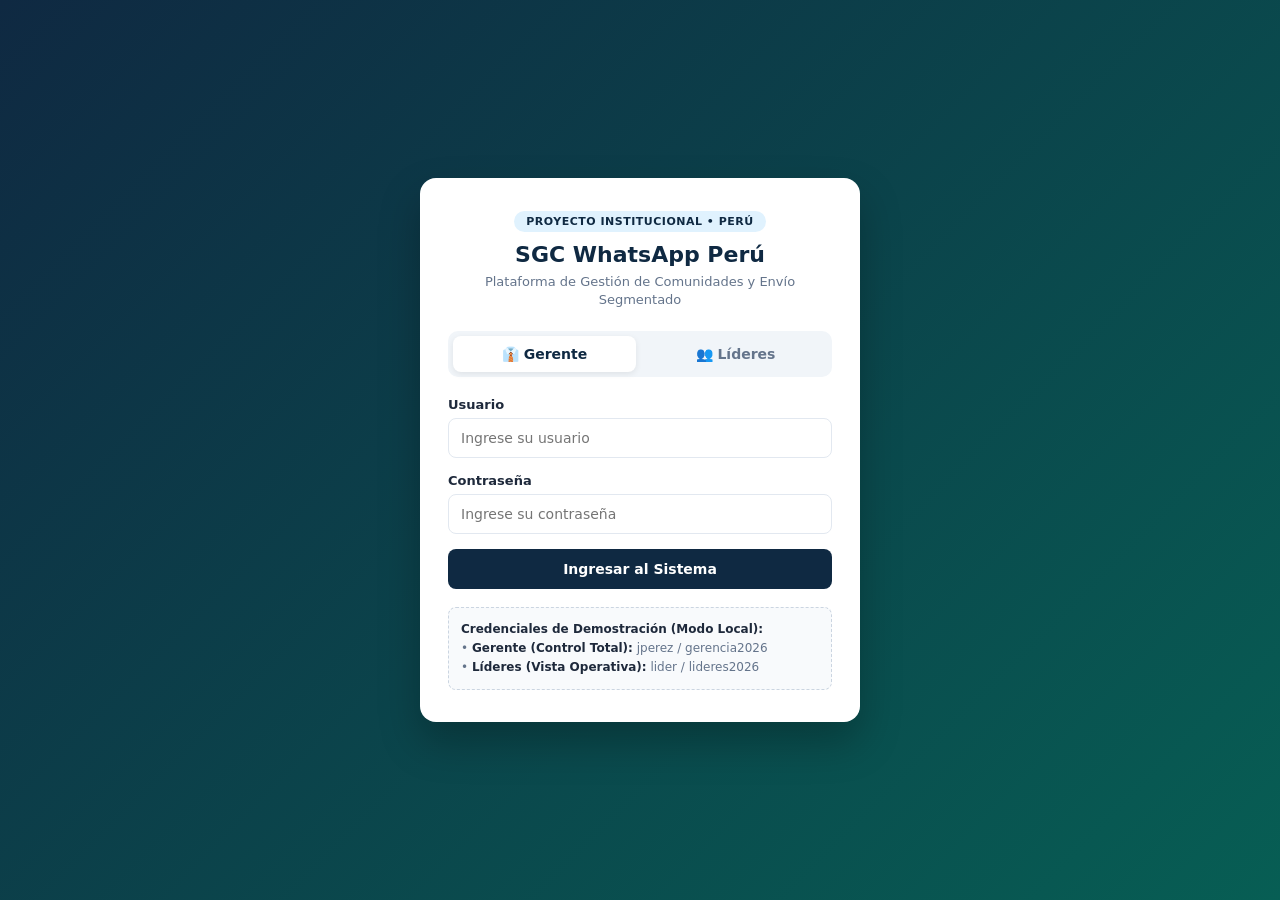
<file: public/assets/aistudio/ai_studio_code_1__1ccd5f5c.html>
<!DOCTYPE html>
<html lang="es">
<head>
  <meta charset="UTF-8" />
  <meta name="viewport" content="width=device-width, initial-scale=1.0" />
  <title>SGC-Perú | Sistema de Gestión de Comunidad WhatsApp</title>
  <style>
    :root {
      --primary: #0f2942;
      --primary-light: #1e4976;
      --wa-green: #075e54;
      --wa-accent: #128c7e;
      --wa-bright: #25d366;
      --bg: #f1f5f9;
      --surface: #ffffff;
      --text: #1e293b;
      --muted: #64748b;
      --border: #e2e8f0;
      --danger: #dc2626;
      --warning: #d97706;
    }

    * {
      box-sizing: border-box;
      margin: 0;
      padding: 0;
      font-family: 'Segoe UI', system-ui, -apple-system, sans-serif;
    }

    html, body {
      background: var(--bg);
      color: var(--text);
      min-height: 100vh;
      overflow-x: hidden;
    }

    /* =========================================
       LOGIN SCREEN (RESPONSIVE)
       ========================================= */
    .login-wrapper {
      min-height: 100vh;
      display: flex;
      align-items: center;
      justify-content: center;
      background: linear-gradient(135deg, var(--primary) 0%, var(--wa-green) 100%);
      padding: 16px;
    }
    .login-card {
      background: var(--surface);
      width: 100%;
      max-width: 440px;
      border-radius: 16px;
      padding: 32px 28px;
      box-shadow: 0 20px 40px rgba(0,0,0,0.25);
    }
    .login-header { text-align: center; margin-bottom: 22px; }
    .login-badge {
      display: inline-block;
      background: #e0f2fe;
      color: var(--primary);
      font-size: 11px;
      font-weight: 700;
      padding: 4px 12px;
      border-radius: 999px;
      margin-bottom: 10px;
      text-transform: uppercase;
      letter-spacing: 0.5px;
    }
    .login-header h1 { font-size: 22px; color: var(--primary); margin-bottom: 6px; }
    .login-header p { font-size: 13px; color: var(--muted); line-height: 1.4; }

    .role-tabs {
      display: grid;
      grid-template-columns: 1fr 1fr;
      gap: 8px;
      margin-bottom: 20px;
      background: var(--bg);
      padding: 5px;
      border-radius: 10px;
    }
    .role-tab {
      border: none;
      background: transparent;
      padding: 10px;
      border-radius: 8px;
      font-weight: 600;
      font-size: 14px;
      color: var(--muted);
      cursor: pointer;
      transition: all 0.2s;
    }
    .role-tab.active {
      background: var(--surface);
      color: var(--primary);
      box-shadow: 0 2px 6px rgba(0,0,0,0.08);
    }

    .form-group { margin-bottom: 15px; }
    .form-group label { display: block; font-size: 13px; font-weight: 600; margin-bottom: 6px; color: var(--text); }
    .form-control {
      width: 100%;
      padding: 11px 12px;
      border: 1px solid var(--border);
      border-radius: 8px;
      font-size: 14px;
      outline: none;
      background: white;
      transition: border 0.2s;
    }
    .form-control:focus { border-color: var(--wa-accent); }

    .btn {
      display: inline-flex;
      align-items: center;
      justify-content: center;
      gap: 8px;
      padding: 10px 16px;
      border: none;
      border-radius: 8px;
      font-weight: 600;
      font-size: 14px;
      cursor: pointer;
      transition: all 0.2s;
      min-height: 40px;
    }
    .btn-primary { background: var(--primary); color: white; width: 100%; padding: 12px; }
    .btn-primary:hover { background: var(--primary-light); }
    .btn-wa { background: var(--wa-accent); color: white; }
    .btn-wa:hover { background: var(--wa-green); }
    .btn-outline { background: transparent; border: 1px solid var(--border); color: var(--text); }
    .btn-outline:hover { background: var(--bg); }
    .btn-sm { padding: 6px 12px; font-size: 12px; min-height: 34px; }

    .demo-creds {
      margin-top: 18px;
      padding: 12px;
      background: #f8fafc;
      border: 1px dashed #cbd5e1;
      border-radius: 8px;
      font-size: 12px;
      color: var(--muted);
      line-height: 1.6;
    }
    .demo-creds strong { color: var(--text); }
    .error-msg {
      background: #fee2e2;
      color: var(--danger);
      padding: 10px;
      border-radius: 8px;
      font-size: 13px;
      margin-bottom: 14px;
      display: none;
    }

    /* =========================================
       APP LAYOUT (DESKTOP & LAPTOP BASE)
       ========================================= */
    .app-container { display: none; min-height: 100vh; }

    /* Barra superior solo visible en Tablet y Celular */
    .mobile-header {
      display: none;
      position: sticky;
      top: 0;
      z-index: 90;
      background: var(--primary);
      color: white;
      padding: 12px 16px;
      align-items: center;
      justify-content: space-between;
      box-shadow: 0 2px 8px rgba(0,0,0,0.15);
    }
    .mobile-header-left {
      display: flex;
      align-items: center;
      gap: 12px;
    }
    .menu-toggle {
      background: rgba(255,255,255,0.12);
      border: none;
      color: white;
      width: 38px;
      height: 38px;
      border-radius: 8px;
      font-size: 20px;
      cursor: pointer;
      display: flex;
      align-items: center;
      justify-content: center;
    }

    .sidebar-overlay {
      display: none;
      position: fixed;
      inset: 0;
      background: rgba(15, 23, 42, 0.55);
      z-index: 95;
    }
    .sidebar-overlay.active { display: block; }

    .sidebar {
      width: 260px;
      background: var(--primary);
      color: white;
      position: fixed;
      top: 0; left: 0; bottom: 0;
      display: flex;
      flex-direction: column;
      z-index: 100;
      transition: transform 0.25s ease;
    }
    .sidebar-brand {
      padding: 20px;
      border-bottom: 1px solid rgba(255,255,255,0.1);
      display: flex;
      justify-content: space-between;
      align-items: center;
    }
    .sidebar-brand h2 { font-size: 18px; display: flex; align-items: center; gap: 8px; }
    .sidebar-brand span { font-size: 11px; color: #94a3b8; display: block; margin-top: 4px; }
    .close-sidebar-btn {
      display: none;
      background: transparent;
      border: none;
      color: #cbd5e1;
      font-size: 22px;
      cursor: pointer;
    }

    .nav-menu { padding: 16px 12px; flex: 1; overflow-y: auto; }
    .nav-item {
      display: flex;
      align-items: center;
      gap: 10px;
      padding: 12px 14px;
      border-radius: 8px;
      color: #cbd5e1;
      cursor: pointer;
      font-size: 14px;
      margin-bottom: 4px;
      transition: all 0.2s;
    }
    .nav-item:hover { background: rgba(255,255,255,0.08); color: white; }
    .nav-item.active { background: var(--wa-accent); color: white; font-weight: 600; }

    .sidebar-footer {
      padding: 16px;
      border-top: 1px solid rgba(255,255,255,0.1);
      font-size: 12px;
    }
    .user-pill {
      display: flex;
      align-items: center;
      justify-content: space-between;
      margin-bottom: 8px;
    }
    .role-badge {
      background: var(--wa-bright);
      color: #064e3b;
      padding: 2px 8px;
      border-radius: 999px;
      font-size: 11px;
      font-weight: 700;
    }
    .role-badge.lider {
      background: #fde68a;
      color: #78350f;
    }

    .main-content {
      margin-left: 260px;
      padding: 28px 34px;
      max-width: 1440px;
    }
    .topbar {
      display: flex;
      justify-content: space-between;
      align-items: center;
      margin-bottom: 24px;
      flex-wrap: wrap;
      gap: 12px;
    }
    .topbar h1 { font-size: 24px; color: var(--primary); }
    .topbar p { font-size: 13px; color: var(--muted); margin-top: 2px; }

    /* CARDS & GRIDS */
    .kpi-grid {
      display: grid;
      grid-template-columns: repeat(4, 1fr);
      gap: 16px;
      margin-bottom: 24px;
    }
    .kpi-card {
      background: var(--surface);
      padding: 18px;
      border-radius: 12px;
      border: 1px solid var(--border);
      box-shadow: 0 1px 3px rgba(0,0,0,0.04);
    }
    .kpi-label { font-size: 11px; color: var(--muted); font-weight: 700; text-transform: uppercase; letter-spacing: 0.4px; }
    .kpi-value { font-size: 26px; font-weight: 700; color: var(--primary); margin: 6px 0; }
    .kpi-sub { font-size: 12px; color: var(--wa-accent); font-weight: 500; }

    .card {
      background: var(--surface);
      border-radius: 12px;
      border: 1px solid var(--border);
      padding: 20px;
      margin-bottom: 20px;
      box-shadow: 0 1px 3px rgba(0,0,0,0.04);
    }
    .card-header {
      display: flex;
      justify-content: space-between;
      align-items: center;
      margin-bottom: 16px;
      padding-bottom: 12px;
      border-bottom: 1px solid var(--border);
      flex-wrap: wrap;
      gap: 10px;
    }
    .card-title { font-size: 16px; font-weight: 700; color: var(--primary); }

    .grid-2 { display: grid; grid-template-columns: 1fr 1fr; gap: 20px; }

    /* TABLES */
    .table-wrap {
      width: 100%;
      overflow-x: auto;
      -webkit-overflow-scrolling: touch;
    }
    table { width: 100%; border-collapse: collapse; font-size: 13px; min-width: 640px; }
    th, td { text-align: left; padding: 12px; border-bottom: 1px solid var(--border); }
    th { background: #f8fafc; color: var(--muted); font-weight: 600; text-transform: uppercase; font-size: 11px; }
    tr:hover { background: #f8fafc; }

    .tag {
      display: inline-block;
      padding: 3px 8px;
      border-radius: 6px;
      font-size: 11px;
      font-weight: 600;
      white-space: nowrap;
    }
    .tag-blue { background: #dbeafe; color: #1e40af; }
    .tag-green { background: #dcfce7; color: #166534; }
    .tag-amber { background: #fef3c7; color: #92400e; }
    .tag-purple { background: #f3e8ff; color: #6b21a8; }

    .filters-bar {
      display: grid;
      grid-template-columns: repeat(4, 1fr);
      gap: 10px;
      margin-bottom: 16px;
    }

    .progress-row { margin-bottom: 12px; }
    .progress-label { display: flex; justify-content: space-between; font-size: 13px; margin-bottom: 4px; gap: 8px; flex-wrap: wrap; }
    .progress-track { height: 8px; background: var(--bg); border-radius: 999px; overflow: hidden; }
    .progress-fill { height: 100%; background: var(--wa-accent); border-radius: 999px; }

    .info-box {
      background: #f0fdf4;
      border-left: 4px solid var(--wa-accent);
      padding: 14px;
      border-radius: 6px;
      font-size: 13px;
      margin-bottom: 16px;
      line-height: 1.5;
    }
    .warn-box {
      background: #fffbeb;
      border-left: 4px solid var(--warning);
      padding: 14px;
      border-radius: 6px;
      font-size: 13px;
      margin-bottom: 16px;
      line-height: 1.5;
    }

    .section { display: none; }
    .section.active { display: block; }

    .toast {
      position: fixed;
      bottom: 20px;
      right: 20px;
      left: auto;
      background: var(--primary);
      color: white;
      padding: 12px 20px;
      border-radius: 10px;
      box-shadow: 0 10px 25px rgba(0,0,0,0.2);
      font-size: 14px;
      display: none;
      z-index: 999;
      max-width: 90vw;
    }

    /* =========================================
       BREAKPOINTS RESPONSIVE
       ========================================= */

    /* LAPTOP (992px a 1199px) */
    @media (max-width: 1199px) {
      .sidebar { width: 230px; }
      .main-content { margin-left: 230px; padding: 22px 24px; }
      .kpi-grid { grid-template-columns: repeat(2, 1fr); }
      .filters-bar { grid-template-columns: repeat(2, 1fr); }
    }

    /* TABLET (641px a 991px) */
    @media (max-width: 991px) {
      .mobile-header { display: flex; }
      .close-sidebar-btn { display: block; }
      .sidebar {
        transform: translateX(-100%);
        width: 260px;
      }
      .sidebar.open { transform: translateX(0); }
      .main-content { margin-left: 0; padding: 20px; }
      .grid-2 { grid-template-columns: 1fr; }
      .kpi-grid { grid-template-columns: repeat(2, 1fr); }
    }

    /* CELULAR / MOBILE (<= 640px) */
    @media (max-width: 640px) {
      .login-card { padding: 24px 18px; }
      .main-content { padding: 14px; }
      .topbar h1 { font-size: 20px; }
      .kpi-grid { grid-template-columns: 1fr; gap: 12px; }
      .filters-bar { grid-template-columns: 1fr; }
      .card { padding: 15px; }
      .card-header { flex-direction: column; align-items: flex-start; }
      .card-header > div { width: 100%; display: flex; flex-wrap: wrap; gap: 8px; }
      .toast { left: 16px; right: 16px; bottom: 16px; text-align: center; }
    }
  </style>
</head>
<body>

  <!-- PANTALLA DE LOGIN -->
  <div id="loginScreen" class="login-wrapper">
    <div class="login-card">
      <div class="login-header">
        <span class="login-badge">Proyecto Institucional • Perú</span>
        <h1>SGC WhatsApp Perú</h1>
        <p>Plataforma de Gestión de Comunidades y Envío Segmentado</p>
      </div>

      <div class="role-tabs">
        <button class="role-tab active" id="tabGerente" onclick="selectRole('gerente')">👔 Gerente</button>
        <button class="role-tab" id="tabLider" onclick="selectRole('lider')">👥 Líderes</button>
      </div>

      <div id="loginError" class="error-msg">Usuario o contraseña incorrectos para el perfil seleccionado.</div>

      <form onsubmit="handleLogin(event)">
        <div class="form-group">
          <label for="username">Usuario</label>
          <input type="text" id="username" class="form-control" placeholder="Ingrese su usuario" required />
        </div>
        <div class="form-group">
          <label for="password">Contraseña</label>
          <input type="password" id="password" class="form-control" placeholder="Ingrese su contraseña" required />
        </div>
        <button type="submit" class="btn btn-primary">Ingresar al Sistema</button>
      </form>

      <div class="demo-creds">
        <strong>Credenciales de Demostración (Modo Local):</strong><br/>
        • <strong>Gerente (Control Total):</strong> <code>jperez</code> / <code>gerencia2026</code><br/>
        • <strong>Líderes (Vista Operativa):</strong> <code>lider</code> / <code>lideres2026</code>
      </div>
    </div>
  </div>

  <!-- APLICACIÓN PRINCIPAL -->
  <div id="appContainer" class="app-container">

    <!-- HEADER MÓVIL / TABLET -->
    <header class="mobile-header">
      <div class="mobile-header-left">
        <button class="menu-toggle" onclick="toggleMobileMenu()" aria-label="Abrir menú">☰</button>
        <div>
          <div style="font-weight:700; font-size:15px;">🇵🇪 SGC-Perú</div>
          <div style="font-size:11px; color:#cbd5e1;" id="mobileUserRole">Panel</div>
        </div>
      </div>
      <span id="mobileRoleBadge" class="role-badge">GERENTE</span>
    </header>

    <div id="sidebarOverlay" class="sidebar-overlay" onclick="toggleMobileMenu()"></div>

    <!-- SIDEBAR -->
    <aside class="sidebar" id="sidebar">
      <div class="sidebar-brand">
        <div>
          <h2>🇵🇪 SGC-Perú</h2>
          <span>Comunidad WhatsApp</span>
        </div>
        <button class="close-sidebar-btn" onclick="toggleMobileMenu()">✕</button>
      </div>

      <!-- El menú se renderiza dinámicamente según el rol -->
      <nav class="nav-menu" id="navMenu"></nav>

      <div class="sidebar-footer">
        <div class="user-pill">
          <span id="sidebarUserName" style="font-weight:600;">Juan Pérez</span>
          <span id="sidebarRoleBadge" class="role-badge">GERENTE</span>
        </div>
        <div style="color:#94a3b8; margin-bottom:10px; font-size:11px;" id="sidebarScope">Acceso Nacional</div>
        <button class="btn btn-outline btn-sm" style="width:100%; color:white; border-color:rgba(255,255,255,0.25);" onclick="logout()">Cerrar Sesión</button>
      </div>
    </aside>

    <!-- CONTENIDO PRINCIPAL -->
    <main class="main-content">
      <div class="topbar">
        <div>
          <h1 id="pageTitle">Panel General</h1>
          <p id="pageSubtitle">Cargando información...</p>
        </div>
        <div id="gerenteTopActions">
          <button class="btn btn-outline btn-sm" onclick="resetLocalData()">🔄 Restablecer Demo</button>
        </div>
      </div>

      <!-- SECCIÓN 1: DASHBOARD (ADAPTATIVO POR ROL) -->
      <section id="sec-dashboard" class="section active">
        <div class="kpi-grid" id="kpiGridContainer"></div>

        <!-- Vista Gerente en Dashboard -->
        <div class="grid-2" id="dashboardGerenteView">
          <div class="card">
            <div class="card-header">
              <span class="card-title">Distribución Nacional por Regiones del Perú</span>
              <span class="tag tag-green">Cobertura Nacional</span>
            </div>
            <div id="regionStatsContainer"></div>
          </div>

          <div class="card">
            <div class="card-header">
              <span class="card-title">Control Gerencial y Privacidad</span>
            </div>
            <div class="info-box">
              <strong>Solución al problema de grupos masivos:</strong> En un grupo de WhatsApp de Callao o Lima están todos mezclados. Aquí Gerencia filtra y envía información <strong>solo a la persona idónea</strong> sin exponer los números celulares de los participantes.
            </div>
            <ul style="font-size:13px; line-height:1.8; padding-left:18px; color:var(--text);">
              <li><strong>Escala Nacional:</strong> Preparado para crecer de 12,450 a 90,000 registros.</li>
              <li><strong>Modalidad 2:</strong> Vinculación rápida de grupos creados por profesionales.</li>
              <li><strong>Seguridad de Roles:</strong> Los líderes tienen acceso restringido; solo Gerencia gestiona grupos y auditoría nacional.</li>
            </ul>
          </div>
        </div>

        <!-- Vista Líderes en Dashboard -->
        <div class="card" id="dashboardLiderView" style="display:none;">
          <div class="card-header">
            <span class="card-title">Guía Operativa para Líderes Regionales</span>
            <span class="tag tag-amber">Acceso Operativo</span>
          </div>
          <div class="info-box">
            <strong>Bienvenido, Líder:</strong> Desde este panel puedes consultar el directorio de tu red, registrar nuevos participantes locales y enviar comunicados segmentados a personas idóneas.
          </div>
          <p style="font-size:13px; color:var(--muted); line-height:1.6;">
            🔒 <strong>Política de Privacidad Institucional:</strong> Por seguridad de los 12,450+ usuarios, los números celulares completos están protegidos y enmascarados (ej. <code>945 *** 409</code>). La gestión de grupos de la Comunidad y actas administrativas es exclusiva de Gerencia Central.
          </p>
        </div>
      </section>

      <!-- SECCIÓN 2: DIRECTORIO / PERSONA IDÓNEA -->
      <section id="sec-personas" class="section">
        <div class="card">
          <div class="card-header">
            <span class="card-title">Buscador de Personas Idóneas</span>
            <div style="display:flex; gap:8px; align-items:center; flex-wrap:wrap;">
              <button id="btnTogglePrivacy" class="btn btn-outline btn-sm" onclick="togglePhoneMask()">👁️ Mostrar Números (Solo Gerencia)</button>
              <button class="btn btn-wa btn-sm" onclick="openAddContactModal()">+ Nuevo Contacto</button>
            </div>
          </div>

          <div class="filters-bar">
            <input type="text" id="filterSearch" class="form-control" placeholder="Buscar por nombre o distrito..." oninput="renderUsersTable()" />
            <select id="filterDept" class="form-control" onchange="renderUsersTable()">
              <option value="">Todos los Departamentos</option>
            </select>
            <select id="filterProfile" class="form-control" onchange="renderUsersTable()">
              <option value="">Todos los Perfiles</option>
              <option value="Coordinador Zonal">Coordinador Zonal</option>
              <option value="Líder Vecinal">Líder Vecinal</option>
              <option value="Profesional Especialista">Profesional Especialista</option>
              <option value="Autoridad Local">Autoridad Local</option>
              <option value="Participante Jornada">Participante Jornada</option>
            </select>
            <select id="filterJornada" class="form-control" onchange="renderUsersTable()">
              <option value="">Participación en Jornadas</option>
              <option value="Sí">Asistió a Jornadas</option>
              <option value="No">Registro Base</option>
            </select>
          </div>

          <div class="table-wrap">
            <table>
              <thead>
                <tr>
                  <th>Nombre Completo</th>
                  <th>Celular (Protegido)</th>
                  <th>Departamento</th>
                  <th>Distrito</th>
                  <th>Perfil / Idoneidad</th>
                  <th>Jornada</th>
                  <th>Acción</th>
                </tr>
              </thead>
              <tbody id="usersTableBody"></tbody>
            </table>
          </div>
        </div>

        <!-- Formulario rápido para agregar contacto local -->
        <div class="card" id="addContactCard" style="display:none;">
          <div class="card-header">
            <span class="card-title">Registrar Nuevo Usuario en Base Local</span>
            <button class="btn btn-outline btn-sm" onclick="document.getElementById('addContactCard').style.display='none'">Cerrar</button>
          </div>
          <form onsubmit="addNewContact(event)" class="filters-bar" style="margin-bottom:0;">
            <input type="text" id="newNombre" class="form-control" placeholder="Nombres y Apellidos" required />
            <input type="text" id="newCelular" class="form-control" placeholder="Celular (9 dígitos)" pattern="9[0-9]{8}" required />
            <select id="newDept" class="form-control" required>
              <option value="Callao">Callao</option>
              <option value="Lima">Lima</option>
              <option value="Arequipa">Arequipa</option>
              <option value="Cusco">Cusco</option>
              <option value="La Libertad">La Libertad</option>
              <option value="Piura">Piura</option>
              <option value="Lambayeque">Lambayeque</option>
              <option value="Junín">Junín</option>
              <option value="Loreto">Loreto</option>
              <option value="Puno">Puno</option>
              <option value="Áncash">Áncash</option>
            </select>
            <input type="text" id="newDistrito" class="form-control" placeholder="Distrito (ej. Ventanilla)" required />
            <select id="newPerfil" class="form-control" required>
              <option value="Coordinador Zonal">Coordinador Zonal</option>
              <option value="Líder Vecinal">Líder Vecinal</option>
              <option value="Profesional Especialista">Profesional Especialista</option>
              <option value="Autoridad Local">Autoridad Local</option>
              <option value="Participante Jornada">Participante Jornada</option>
            </select>
            <button type="submit" class="btn btn-wa">Guardar Contacto</button>
          </form>
        </div>
      </section>

      <!-- SECCIÓN 3: ENVÍO SEGMENTADO -->
      <section id="sec-envios" class="section">
        <div class="grid-2">
          <div class="card">
            <div class="card-header">
              <span class="card-title">Redactar Mensaje a Persona Idónea</span>
              <span class="tag tag-blue">Privacidad Activa</span>
            </div>

            <div class="form-group">
              <label>1. Seleccionar Departamento Destino</label>
              <select id="sendDept" class="form-control" onchange="updateRecipientPreview()">
                <option value="">Todo el Perú (Nacional)</option>
              </select>
            </div>
            <div class="form-group">
              <label>2. Filtrar por Distrito (Opcional, ej: Callao, Miraflores)</label>
              <input type="text" id="sendDistrito" class="form-control" placeholder="Escribir distrito específico..." oninput="updateRecipientPreview()" />
            </div>
            <div class="form-group">
              <label>3. Seleccionar Perfil Idóneo</label>
              <select id="sendProfile" class="form-control" onchange="updateRecipientPreview()">
                <option value="">Todos los perfiles del filtro</option>
                <option value="Coordinador Zonal">Solo Coordinadores Zonales</option>
                <option value="Líder Vecinal">Solo Líderes Vecinales</option>
                <option value="Profesional Especialista">Solo Profesionales Especialistas</option>
                <option value="Autoridad Local">Solo Autoridades Locales</option>
              </select>
            </div>
            <div class="form-group">
              <label>4. Canal de Difusión</label>
              <select id="sendChannel" class="form-control"></select>
            </div>
            <div class="form-group">
              <label>5. Mensaje Institucional</label>
              <textarea id="sendMessageText" rows="4" class="form-control" placeholder="Escriba aquí el comunicado dirigido únicamente al perfil seleccionado..."></textarea>
            </div>

            <div class="info-box" id="recipientPreviewBox">
              Destinatarios idóneos encontrados: <strong>0</strong>
            </div>

            <button class="btn btn-wa" style="width:100%;" onclick="executeSegmentedSend()">🚀 Enviar Información Segmentada</button>
          </div>

          <div class="card">
            <div class="card-header">
              <span class="card-title">Historial de Envíos</span>
            </div>
            <div id="sentHistoryContainer" style="max-height:480px; overflow-y:auto;"></div>
          </div>
        </div>
      </section>

      <!-- SECCIÓN 4: COMUNIDAD Y MODALIDAD 2 (SOLO GERENTE) -->
      <section id="sec-comunidad" class="section">
        <div class="warn-box">
          <strong>Decisión Técnica Aprobada (Modalidad 2 - Rápida):</strong> En lugar de crear grupos desde cero y cargar 12,450 contactos manualmente, se agrega al administrador (<strong>Juan Pérez - 945657409</strong>) a los grupos ya creados por las profesionales y se vinculan directamente a la Comunidad Nacional.
        </div>

        <div class="card">
          <div class="card-header">
            <span class="card-title">Grupos Regionales Vinculados a la Comunidad</span>
            <button class="btn btn-wa btn-sm" onclick="toggleGroupForm()">+ Vincular Nuevo Grupo (Mod. 2)</button>
          </div>

          <div id="addGroupForm" style="display:none; margin-bottom:16px; padding:14px; background:#f8fafc; border-radius:8px;">
            <form onsubmit="addNewGroup(event)" class="filters-bar" style="margin-bottom:0;">
              <input type="text" id="grpName" class="form-control" placeholder="Nombre del Grupo (ej. Red Cusco)" required />
              <input type="text" id="grpRegion" class="form-control" placeholder="Departamento/Región" required />
              <input type="text" id="grpAdmin" class="form-control" placeholder="Profesional creador" required />
              <input type="number" id="grpMembers" class="form-control" placeholder="Cant. miembros" min="10" required />
              <button type="submit" class="btn btn-primary">Vincular a Comunidad</button>
            </form>
          </div>

          <div class="table-wrap">
            <table>
              <thead>
                <tr>
                  <th>Nombre del Subgrupo</th>
                  <th>Región / Departamento</th>
                  <th>Creado por (Profesional)</th>
                  <th>Miembros</th>
                  <th>Estado en Comunidad</th>
                </tr>
              </thead>
              <tbody id="groupsTableBody"></tbody>
            </table>
          </div>
        </div>
      </section>

      <!-- SECCIÓN 5: ACTA Y EQUIPO ASIGNADO (SOLO GERENTE) -->
      <section id="sec-equipo" class="section">
        <div class="card">
          <div class="card-header">
            <span class="card-title">Ficha de Entrega de Equipo Celular y Designación</span>
            <span class="tag tag-green">Cumplimiento Técnico Verificado</span>
          </div>
          <div class="table-wrap">
            <table>
              <thead>
                <tr>
                  <th>Celular Corporativo</th>
                  <th>Datos del Responsable</th>
                  <th>Área / Gerencia</th>
                  <th>Correo Institucional</th>
                </tr>
              </thead>
              <tbody>
                <tr>
                  <td><strong>945657409</strong></td>
                  <td><strong>JUAN PEREZ</strong></td>
                  <td>SUBGERENCIA – GERENCIA CENTRAL</td>
                  <td>jperez1214@empresaprivadaopublicagob.pe</td>
                </tr>
              </tbody>
            </table>
          </div>
          <div style="margin-top:20px; font-size:14px; line-height:1.7; color:var(--text);">
            <h4 style="color:var(--primary); margin-bottom:8px;">Acuerdos de Reunión Institucional:</h4>
            <p>1. Se conforma la <strong>Comunidad de WhatsApp Institucional</strong> aprovechando que la mayor participación de los usuarios se logra mediante sus teléfonos celulares.</p>
            <p>2. Se adopta la <strong>Modalidad 2</strong> (vinculación de grupos creados por las profesionales) para agilizar la puesta en marcha frente a un padrón de 12,450 a 90,000 usuarios a nivel nacional.</p>
            <p>3. Se implementa esta herramienta web para garantizar el envío selectivo a la <strong>persona idónea</strong> por distrito/región, manteniendo el cifrado y la privacidad de los números celulares.</p>
          </div>
        </div>
      </section>
    </main>
  </div>

  <div id="toast" class="toast"></div>

  <script>
    // ==========================================
    // DATOS INICIALES LOCALES (PERÚ)
    // ==========================================
    const DEFAULT_USERS = [
      { id: 1, nombre: "Carlos Mendoza Quispe", celular: "987654321", dept: "Callao", distrito: "Callao", perfil: "Coordinador Zonal", jornada: "Sí" },
      { id: 2, nombre: "María Elena Torres Vega", celular: "945112233", dept: "Callao", distrito: "Ventanilla", perfil: "Líder Vecinal", jornada: "Sí" },
      { id: 3, nombre: "Jorge Luis Paredes Ríos", celular: "998877665", dept: "Callao", distrito: "Bellavista", perfil: "Profesional Especialista", jornada: "No" },
      { id: 4, nombre: "Lucía Fernanda Rojas Díaz", celular: "912345678", dept: "Lima", distrito: "San Juan de Lurigancho", perfil: "Coordinador Zonal", jornada: "Sí" },
      { id: 5, nombre: "Pedro Pablo Castillo Cruz", celular: "955443322", dept: "Lima", distrito: "Miraflores", perfil: "Autoridad Local", jornada: "Sí" },
      { id: 6, nombre: "Ana Sofía Huamán Flores", celular: "966778899", dept: "Lima", distrito: "Comas", perfil: "Participante Jornada", jornada: "Sí" },
      { id: 7, nombre: "Roberto Carlos Apaza Mamani", celular: "933221100", dept: "Arequipa", distrito: "Yanahuara", perfil: "Coordinador Zonal", jornada: "Sí" },
      { id: 8, nombre: "Valeria Alejandra Chávez", celular: "944556677", dept: "Arequipa", distrito: "Cayma", perfil: "Profesional Especialista", jornada: "Sí" },
      { id: 9, nombre: "Mateo Sebastián Condori", celular: "977889900", dept: "Cusco", distrito: "Wanchaq", perfil: "Líder Vecinal", jornada: "Sí" },
      { id: 10, nombre: "Carmen Rosa Vargas León", celular: "922334455", dept: "Cusco", distrito: "San Sebastián", perfil: "Autoridad Local", jornada: "No" },
      { id: 11, nombre: "Luis Alberto Sánchez Mora", celular: "911223344", dept: "La Libertad", distrito: "Trujillo", perfil: "Coordinador Zonal", jornada: "Sí" },
      { id: 12, nombre: "Diana Carolina Morales", celular: "988990011", dept: "Piura", distrito: "Castilla", perfil: "Líder Vecinal", jornada: "Sí" },
      { id: 13, nombre: "Hugo Enrique Salazar", celular: "954321987", dept: "Lambayeque", distrito: "Chiclayo", perfil: "Profesional Especialista", jornada: "Sí" },
      { id: 14, nombre: "Fiorella Beatriz Ramírez", celular: "965432198", dept: "Junín", distrito: "Huancayo", perfil: "Coordinador Zonal", jornada: "Sí" },
      { id: 15, nombre: "Óscar Iván Rengifo Tapia", celular: "976543219", dept: "Loreto", distrito: "Iquitos", perfil: "Líder Vecinal", jornada: "No" },
      { id: 16, nombre: "Gladys Marisol Choque", celular: "987123456", dept: "Puno", distrito: "Juliaca", perfil: "Participante Jornada", jornada: "Sí" },
      { id: 17, nombre: "Fernando José Medina", celular: "943216789", dept: "Áncash", distrito: "Chimbote", perfil: "Autoridad Local", jornada: "Sí" },
      { id: 18, nombre: "Patricia Milagros Silva", celular: "932165498", dept: "Ica", distrito: "Ica", perfil: "Coordinador Zonal", jornada: "Sí" },
      { id: 19, nombre: "Ricardo Alonso Guevara", celular: "921987654", dept: "Tacna", distrito: "Tacna", perfil: "Profesional Especialista", jornada: "Sí" },
      { id: 20, nombre: "Sandra Paola Núñez", celular: "919876543", dept: "San Martín", distrito: "Tarapoto", perfil: "Líder Vecinal", jornada: "Sí" }
    ];

    const DEFAULT_GROUPS = [
      { id: 1, nombre: "Comunidad Callao Central", region: "Callao", admin: "Lic. Patricia Gómez", miembros: 1420, estado: "Vinculado (Mod. 2)" },
      { id: 2, nombre: "Lima Metropolitana Norte y Este", region: "Lima", admin: "Ing. Marcos Villanueva", miembros: 4850, estado: "Vinculado (Mod. 2)" },
      { id: 3, nombre: "Macro Región Sur - Arequipa", region: "Arequipa", admin: "Dra. Claudia Benavides", miembros: 1680, estado: "Vinculado (Mod. 2)" },
      { id: 4, nombre: "Red Andina Cusco y Puno", region: "Cusco / Puno", admin: "Lic. Wilfredo Quispe", miembros: 1540, estado: "Vinculado (Mod. 2)" },
      { id: 5, nombre: "Macro Región Norte (Trujillo/Piura)", region: "La Libertad / Piura", admin: "Mg. Rosaura Paredes", miembros: 1920, estado: "Vinculado (Mod. 2)" },
      { id: 6, nombre: "Red Amazónica Loreto y San Martín", region: "Loreto / San Martín", admin: "Lic. Javier Panduro", miembros: 1040, estado: "Vinculado (Mod. 2)" }
    ];

    const DEFAULT_HISTORY = [
      {
        fecha: "18/11/2026 09:30",
        emisor: "Juan Pérez (GERENTE)",
        role: "gerente",
        destino: "Callao • Solo Coordinadores Zonales",
        canal: "Envío Individual Seguro",
        cantidad: 1,
        mensaje: "Estimado coordinador, remitimos los lineamientos para la jornada de esta semana en el Callao."
      }
    ];

    // Definición de Menús por Rol (Separación estricta)
    const MENUS_BY_ROLE = {
      gerente: [
        { id: "dashboard", icon: "📊", label: "Panel General Nacional" },
        { id: "personas", icon: "🎯", label: "Persona Idónea (Directorio)" },
        { id: "envios", icon: "💬", label: "Envío Segmentado" },
        { id: "comunidad", icon: "🌐", label: "Comunidad y Modalidad 2" },
        { id: "equipo", icon: "📱", label: "Acta y Equipo Asignado" }
      ],
      lider: [
        { id: "dashboard", icon: "🏠", label: "Mi Panel Operativo" },
        { id: "personas", icon: "🎯", label: "Personas de mi Red" },
        { id: "envios", icon: "💬", label: "Enviar Aviso Local" }
      ]
    };

    let selectedLoginRole = "gerente";
    let currentUser = null;
    let showUnmaskedPhones = false;

    let usersData = JSON.parse(localStorage.getItem("sgc_users")) || DEFAULT_USERS;
    let groupsData = JSON.parse(localStorage.getItem("sgc_groups")) || DEFAULT_GROUPS;
    let historyData = JSON.parse(localStorage.getItem("sgc_history")) || DEFAULT_HISTORY;

    function saveState() {
      localStorage.setItem("sgc_users", JSON.stringify(usersData));
      localStorage.setItem("sgc_groups", JSON.stringify(groupsData));
      localStorage.setItem("sgc_history", JSON.stringify(historyData));
    }

    function resetLocalData() {
      usersData = [...DEFAULT_USERS];
      groupsData = [...DEFAULT_GROUPS];
      historyData = [...DEFAULT_HISTORY];
      saveState();
      initAppViews();
      showToast("Datos de demostración restablecidos correctamente.");
    }

    // ==========================================
    // MENÚ MÓVIL / TABLET
    // ==========================================
    function toggleMobileMenu() {
      document.getElementById("sidebar").classList.toggle("open");
      document.getElementById("sidebarOverlay").classList.toggle("active");
    }

    // ==========================================
    // LOGIN Y ROLES
    // ==========================================
    function selectRole(role) {
      selectedLoginRole = role;
      document.getElementById("tabGerente").classList.toggle("active", role === "gerente");
      document.getElementById("tabLider").classList.toggle("active", role === "lider");
      document.getElementById("loginError").style.display = "none";
    }

    function handleLogin(e) {
      e.preventDefault();
      const u = document.getElementById("username").value.trim();
      const p = document.getElementById("password").value.trim();
      const err = document.getElementById("loginError");

      if (selectedLoginRole === "gerente" && u === "jperez" && p === "gerencia2026") {
        currentUser = { name: "Juan Pérez", role: "gerente", label: "GERENTE", scope: "Acceso Nacional (Todo el Perú)" };
      } else if (selectedLoginRole === "lider" && u === "lider" && p === "lideres2026") {
        currentUser = { name: "Líder Regional", role: "lider", label: "LÍDERES", scope: "Acceso Operativo (Sin gestión de grupos)" };
      } else {
        err.style.display = "block";
        return;
      }

      err.style.display = "none";
      document.getElementById("loginScreen").style.display = "none";
      document.getElementById("appContainer").style.display = "block";
      configureRoleUI();
      initAppViews();
      showSection("dashboard");
    }

    function configureRoleUI() {
      const isGerente = currentUser.role === "gerente";

      // Badges y textos de usuario
      document.getElementById("sidebarUserName").textContent = currentUser.name;
      document.getElementById("sidebarScope").textContent = currentUser.scope;
      document.getElementById("mobileUserRole").textContent = currentUser.name;

      const sBadge = document.getElementById("sidebarRoleBadge");
      const mBadge = document.getElementById("mobileRoleBadge");
      sBadge.textContent = currentUser.label;
      mBadge.textContent = currentUser.label;
      sBadge.className = isGerente ? "role-badge" : "role-badge lider";
      mBadge.className = isGerente ? "role-badge" : "role-badge lider";

      // Construir menú lateral exclusivo del rol
      const navMenu = document.getElementById("navMenu");
      navMenu.innerHTML = "";
      MENUS_BY_ROLE[currentUser.role].forEach((item, idx) => {
        navMenu.innerHTML += `
          <div class="nav-item ${idx === 0 ? 'active' : ''}" id="nav-${item.id}" onclick="showSection('${item.id}')">
            ${item.icon} ${item.label}
          </div>
        `;
      });

      // Mostrar/ocultar elementos exclusivos de Gerencia
      document.getElementById("gerenteTopActions").style.display = isGerente ? "block" : "none";
      document.getElementById("dashboardGerenteView").style.display = isGerente ? "grid" : "none";
      document.getElementById("dashboardLiderView").style.display = isGerente ? "none" : "block";

      const btnPrivacy = document.getElementById("btnTogglePrivacy");
      if (isGerente) {
        btnPrivacy.style.display = "inline-flex";
      } else {
        showUnmaskedPhones = false;
        btnPrivacy.style.display = "none";
      }

      // Canales de envío según rol
      const sendChannel = document.getElementById("sendChannel");
      if (isGerente) {
        sendChannel.innerHTML = `
          <option value="Envío Individual Seguro (Sin exponer números)">Envío Individual Seguro (Sin exponer números)</option>
          <option value="Canal de Avisos Centralizado de la Comunidad">Canal de Avisos Centralizado de la Comunidad</option>
        `;
      } else {
        sendChannel.innerHTML = `
          <option value="Envío Individual Seguro (Red Local)">Envío Individual Seguro (Red Local)</option>
        `;
      }
    }

    function logout() {
      currentUser = null;
      showUnmaskedPhones = false;
      document.getElementById("username").value = "";
      document.getElementById("password").value = "";
      document.getElementById("sidebar").classList.remove("open");
      document.getElementById("sidebarOverlay").classList.remove("active");
      document.getElementById("appContainer").style.display = "none";
      document.getElementById("loginScreen").style.display = "flex";
    }

    // ==========================================
    // NAVEGACIÓN CON PROTECCIÓN DE ROL
    // ==========================================
    function showSection(secId) {
      // Bloquear acceso a secciones exclusivas de Gerente si es Líder
      const allowedIds = MENUS_BY_ROLE[currentUser.role].map(m => m.id);
      if (!allowedIds.includes(secId)) {
        showToast("Acceso denegado: Módulo exclusivo de Gerencia.");
        return;
      }

      document.querySelectorAll(".section").forEach(s => s.classList.remove("active"));
      document.getElementById("sec-" + secId).classList.add("active");
      document.querySelectorAll(".nav-item").forEach(n => n.classList.remove("active"));
      const activeNav = document.getElementById("nav-" + secId);
      if (activeNav) activeNav.classList.add("active");

      const titlesGerente = {
        dashboard: ["Panel General Nacional", "Monitoreo de la Comunidad WhatsApp Institucional (12,450 - 90,000 usuarios)"],
        personas: ["Directorio de Personas Idóneas", "Filtrado inteligente por departamento, distrito y perfil"],
        envios: ["Envío Segmentado Nacional", "Comunica solo a las personas idóneas sin saturar grupos"],
        comunidad: ["Comunidad y Modalidad 2", "Vinculación rápida de grupos creados por profesionales"],
        equipo: ["Acta y Equipo Asignado", "Detalles de entrega de celular corporativo y acuerdos"]
      };

      const titlesLider = {
        dashboard: ["Mi Panel Operativo", "Gestión de participantes y comunicaciones locales con privacidad"],
        personas: ["Personas de mi Red", "Consulta de perfiles y registro local (números protegidos)"],
        envios: ["Enviar Aviso Local", "Comunicación directa a personas idóneas sin exponer teléfonos"]
      };

      const t = currentUser.role === "gerente" ? titlesGerente[secId] : titlesLider[secId];
      document.getElementById("pageTitle").textContent = t[0];
      document.getElementById("pageSubtitle").textContent = t[1];

      // Cerrar menú en móvil/tablet al navegar
      document.getElementById("sidebar").classList.remove("open");
      document.getElementById("sidebarOverlay").classList.remove("active");
    }

    // ==========================================
    // RENDERIZADO DE VISTAS
    // ==========================================
    function initAppViews() {
      populateDeptSelects();
      renderKPIs();
      renderRegionStats();
      renderUsersTable();
      renderGroupsTable();
      updateRecipientPreview();
      renderHistory();
    }

    function populateDeptSelects() {
      const depts = [...new Set(usersData.map(u => u.dept))].sort();
      const filterDept = document.getElementById("filterDept");
      const sendDept = document.getElementById("sendDept");

      filterDept.innerHTML = '<option value="">Todos los Departamentos</option>';
      sendDept.innerHTML = '<option value="">Todo el Perú (Nacional)</option>';

      depts.forEach(d => {
        filterDept.innerHTML += `<option value="${d}">${d}</option>`;
        sendDept.innerHTML += `<option value="${d}">${d}</option>`;
      });
    }

    function renderKPIs() {
      const container = document.getElementById("kpiGridContainer");
      const totalGroupMembers = groupsData.reduce((acc, g) => acc + Number(g.miembros), 0);

      if (currentUser.role === "gerente") {
        container.innerHTML = `
          <div class="kpi-card">
            <div class="kpi-label">Padrón Nacional Proyectado</div>
            <div class="kpi-value">${totalGroupMembers.toLocaleString("es-PE")}</div>
            <div class="kpi-sub">Meta escalable: 90,000 usuarios</div>
          </div>
          <div class="kpi-card">
            <div class="kpi-label">Registros Activos (Local)</div>
            <div class="kpi-value">${usersData.length}</div>
            <div class="kpi-sub">Con número celular verificado</div>
          </div>
          <div class="kpi-card">
            <div class="kpi-label">Grupos Vinculados (Mod. 2)</div>
            <div class="kpi-value">${groupsData.length}</div>
            <div class="kpi-sub">Organizados por Departamento</div>
          </div>
          <div class="kpi-card">
            <div class="kpi-label">Envíos Segmentados</div>
            <div class="kpi-value">${historyData.length}</div>
            <div class="kpi-sub">100% Privacidad de números</div>
          </div>
        `;
      } else {
        const liderHistoryCount = historyData.filter(h => h.role === "lider").length;
        container.innerHTML = `
          <div class="kpi-card">
            <div class="kpi-label">Contactos Disponibles</div>
            <div class="kpi-value">${usersData.length}</div>
            <div class="kpi-sub">Base operativa filtrable</div>
          </div>
          <div class="kpi-card">
            <div class="kpi-label">Avisos Enviados (Líderes)</div>
            <div class="kpi-value">${liderHistoryCount}</div>
            <div class="kpi-sub">Envío individual seguro</div>
          </div>
          <div class="kpi-card">
            <div class="kpi-label">Protección de Datos</div>
            <div class="kpi-value">100%</div>
            <div class="kpi-sub">Números enmascarados</div>
          </div>
          <div class="kpi-card">
            <div class="kpi-label">Estado de Sesión</div>
            <div class="kpi-value">Activo</div>
            <div class="kpi-sub">Perfil Operativo</div>
          </div>
        `;
      }
    }

    function renderRegionStats() {
      const container = document.getElementById("regionStatsContainer");
      const total = groupsData.reduce((acc, g) => acc + Number(g.miembros), 0) || 1;
      container.innerHTML = "";
      groupsData.forEach(g => {
        const pct = Math.round((g.miembros / total) * 100);
        container.innerHTML += `
          <div class="progress-row">
            <div class="progress-label">
              <span><strong>${g.region}</strong></span>
              <span>${Number(g.miembros).toLocaleString("es-PE")} (${pct}%)</span>
            </div>
            <div class="progress-track">
              <div class="progress-fill" style="width:${pct}%"></div>
            </div>
          </div>
        `;
      });
    }

    function maskPhone(phone) {
      if (showUnmaskedPhones && currentUser && currentUser.role === "gerente") {
        return phone;
      }
      return phone.slice(0, 3) + " *** " + phone.slice(6);
    }

    function togglePhoneMask() {
      if (currentUser.role !== "gerente") return;
      showUnmaskedPhones = !showUnmaskedPhones;
      document.getElementById("btnTogglePrivacy").textContent = showUnmaskedPhones
        ? "🙈 Ocultar Números"
        : "👁️ Mostrar Números (Solo Gerencia)";
      renderUsersTable();
    }

    function renderUsersTable() {
      const search = document.getElementById("filterSearch").value.toLowerCase();
      const dept = document.getElementById("filterDept").value;
      const profile = document.getElementById("filterProfile").value;
      const jornada = document.getElementById("filterJornada").value;

      const filtered = usersData.filter(u => {
        const matchSearch = u.nombre.toLowerCase().includes(search) || u.distrito.toLowerCase().includes(search);
        const matchDept = !dept || u.dept === dept;
        const matchProf = !profile || u.perfil === profile;
        const matchJor = !jornada || u.jornada === jornada;
        return matchSearch && matchDept && matchProf && matchJor;
      });

      const tbody = document.getElementById("usersTableBody");
      tbody.innerHTML = "";
      filtered.forEach(u => {
        const tagClass = u.perfil.includes("Coordinador") ? "tag-blue" :
                         u.perfil.includes("Líder") ? "tag-green" :
                         u.perfil.includes("Autoridad") ? "tag-purple" : "tag-amber";
        tbody.innerHTML += `
          <tr>
            <td><strong>${u.nombre}</strong></td>
            <td><code>${maskPhone(u.celular)}</code></td>
            <td>${u.dept}</td>
            <td>${u.distrito}</td>
            <td><span class="tag ${tagClass}">${u.perfil}</span></td>
            <td>${u.jornada}</td>
            <td>
              <button class="btn btn-wa btn-sm" onclick="quickSelectForSend('${u.dept}', '${u.distrito}', '${u.perfil}')">Enviar</button>
            </td>
          </tr>
        `;
      });

      if (filtered.length === 0) {
        tbody.innerHTML = '<tr><td colspan="7" style="text-align:center; color:#64748b;">No se encontraron personas idóneas con esos filtros.</td></tr>';
      }
    }

    function quickSelectForSend(dept, distrito, perfil) {
      document.getElementById("sendDept").value = dept;
      document.getElementById("sendDistrito").value = distrito;
      document.getElementById("sendProfile").value = perfil;
      updateRecipientPreview();
      showSection("envios");
    }

    function openAddContactModal() {
      const card = document.getElementById("addContactCard");
      card.style.display = card.style.display === "none" ? "block" : "none";
    }

    function addNewContact(e) {
      e.preventDefault();
      const newContact = {
        id: Date.now(),
        nombre: document.getElementById("newNombre").value.trim(),
        celular: document.getElementById("newCelular").value.trim(),
        dept: document.getElementById("newDept").value,
        distrito: document.getElementById("newDistrito").value.trim(),
        perfil: document.getElementById("newPerfil").value,
        jornada: "Sí"
      };
      usersData.unshift(newContact);
      saveState();
      e.target.reset();
      document.getElementById("addContactCard").style.display = "none";
      initAppViews();
      showToast("Contacto agregado localmente con protección de número.");
    }

    // ==========================================
    // ENVÍO SEGMENTADO
    // ==========================================
    function getFilteredRecipients() {
      const dept = document.getElementById("sendDept").value;
      const distrito = document.getElementById("sendDistrito").value.trim().toLowerCase();
      const profile = document.getElementById("sendProfile").value;

      return usersData.filter(u => {
        const mDept = !dept || u.dept === dept;
        const mDist = !distrito || u.distrito.toLowerCase().includes(distrito);
        const mProf = !profile || u.perfil === profile;
        return mDept && mDist && mProf;
      });
    }

    function updateRecipientPreview() {
      const list = getFilteredRecipients();
      const namesPreview = list.slice(0, 3).map(u => `${u.nombre} (${maskPhone(u.celular)})`).join(", ");
      const extra = list.length > 3 ? ` y ${list.length - 3} más...` : "";
      document.getElementById("recipientPreviewBox").innerHTML = `
        Destinatarios idóneos encontrados: <strong>${list.length}</strong><br/>
        <span style="font-size:12px; color:#475569;">${list.length > 0 ? "Ej: " + namesPreview + extra : "Ajuste los filtros para seleccionar destinatarios."}</span>
      `;
    }

    function executeSegmentedSend() {
      const list = getFilteredRecipients();
      const msg = document.getElementById("sendMessageText").value.trim();
      const channel = document.getElementById("sendChannel").value;
      const dept = document.getElementById("sendDept").value || "Todo el Perú";
      const dist = document.getElementById("sendDistrito").value.trim();
      const prof = document.getElementById("sendProfile").value || "Todos los perfiles";

      if (list.length === 0) {
        showToast("Error: No hay destinatarios seleccionados.");
        return;
      }
      if (!msg) {
        showToast("Por favor, escriba el mensaje a enviar.");
        return;
      }

      const now = new Date();
      const fechaStr = now.toLocaleDateString("es-PE") + " " + now.toLocaleTimeString("es-PE", { hour: "2-digit", minute: "2-digit" });

      historyData.unshift({
        fecha: fechaStr,
        emisor: `${currentUser.name} (${currentUser.label})`,
        role: currentUser.role,
        destino: `${dept}${dist ? " - " + dist : ""} • ${prof}`,
        canal: channel,
        cantidad: list.length,
        mensaje: msg
      });

      saveState();
      document.getElementById("sendMessageText").value = "";
      renderHistory();
      renderKPIs();
      showToast(`Mensaje enviado de forma segura a ${list.length} persona(s) idónea(s).`);
    }

    function renderHistory() {
      const container = document.getElementById("sentHistoryContainer");
      container.innerHTML = "";

      // Si es líder, solo ve los envíos hechos por líderes (no la auditoría de Gerencia)
      const visibleHistory = currentUser.role === "gerente"
        ? historyData
        : historyData.filter(h => h.role === "lider");

      if (visibleHistory.length === 0) {
        container.innerHTML = '<p style="font-size:13px; color:var(--muted);">Aún no has realizado envíos en esta sesión.</p>';
        return;
      }

      visibleHistory.forEach(h => {
        container.innerHTML += `
          <div style="padding:12px; border:1px solid var(--border); border-radius:8px; margin-bottom:10px; background:#f8fafc;">
            <div style="display:flex; justify-content:space-between; font-size:11px; color:var(--muted); margin-bottom:4px; gap:6px; flex-wrap:wrap;">
              <span><strong>${h.emisor}</strong></span>
              <span>${h.fecha}</span>
            </div>
            <div style="font-size:12px; font-weight:600; color:var(--primary); margin-bottom:4px;">
              🎯 ${h.destino} (${h.cantidad} destinatarios)
            </div>
            <div style="font-size:13px; color:var(--text); margin-bottom:6px;">"${h.mensaje}"</div>
            <span class="tag tag-green">${h.canal}</span>
          </div>
        `;
      });
    }

    // ==========================================
    // COMUNIDAD / MODALIDAD 2 (SOLO GERENTE)
    // ==========================================
    function toggleGroupForm() {
      const f = document.getElementById("addGroupForm");
      f.style.display = f.style.display === "none" ? "block" : "none";
    }

    function addNewGroup(e) {
      e.preventDefault();
      if (currentUser.role !== "gerente") return;
      groupsData.push({
        id: Date.now(),
        nombre: document.getElementById("grpName").value.trim(),
        region: document.getElementById("grpRegion").value.trim(),
        admin: document.getElementById("grpAdmin").value.trim(),
        miembros: Number(document.getElementById("grpMembers").value),
        estado: "Vinculado (Mod. 2)"
      });
      saveState();
      e.target.reset();
      toggleGroupForm();
      initAppViews();
      showToast("Grupo regional vinculado exitosamente mediante Modalidad 2.");
    }

    function renderGroupsTable() {
      const tbody = document.getElementById("groupsTableBody");
      tbody.innerHTML = "";
      groupsData.forEach(g => {
        tbody.innerHTML += `
          <tr>
            <td><strong>${g.nombre}</strong></td>
            <td>${g.region}</td>
            <td>${g.admin}</td>
            <td>${Number(g.miembros).toLocaleString("es-PE")}</td>
            <td><span class="tag tag-green">${g.estado}</span></td>
          </tr>
        `;
      });
    }

    // ==========================================
    // UTILIDADES
    // ==========================================
    function showToast(msg) {
      const t = document.getElementById("toast");
      t.textContent = msg;
      t.style.display = "block";
      setTimeout(() => { t.style.display = "none"; }, 3500);
    }
  </script>
</body>
</html>
</file>
